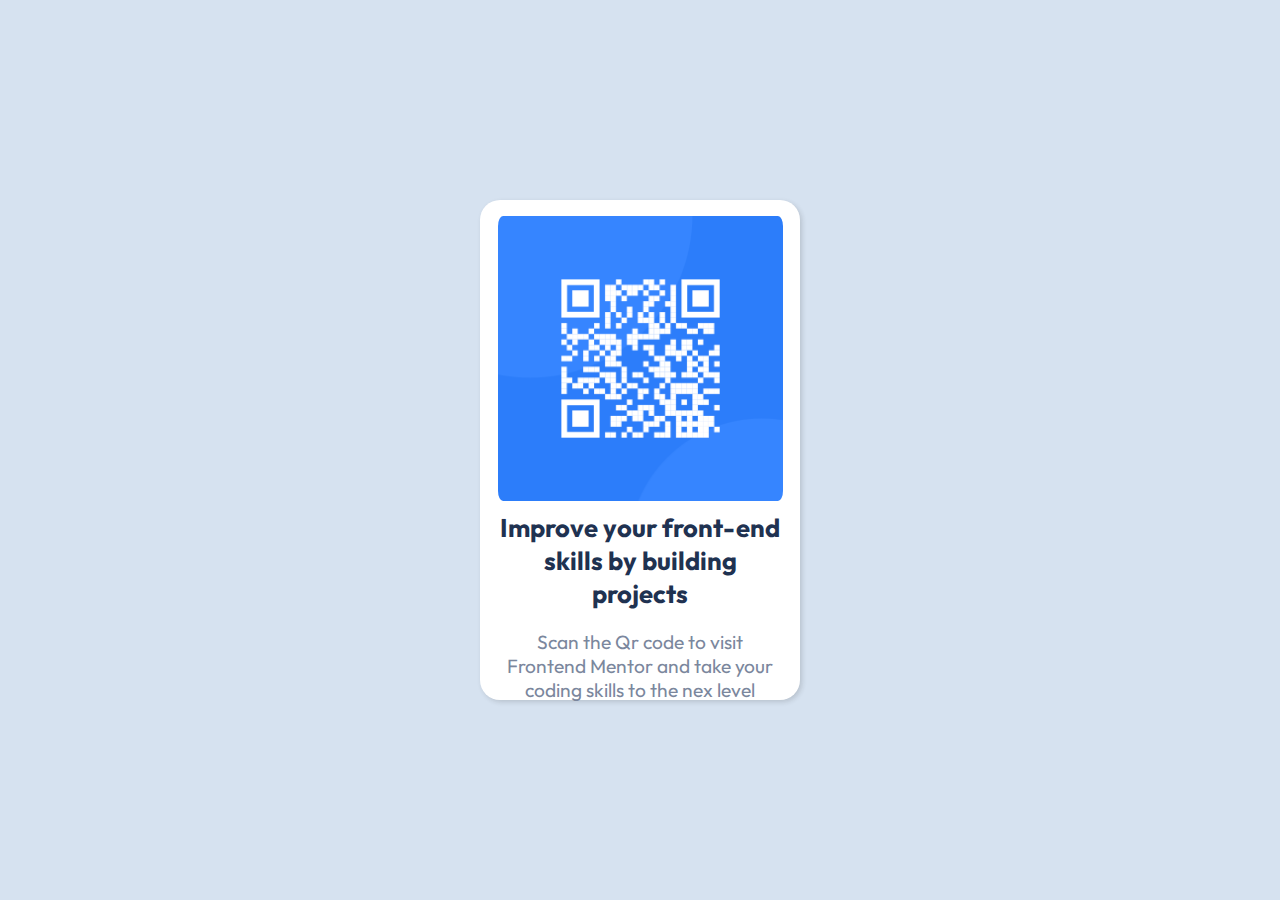
<file: projeto01/index.html>
<!DOCTYPE html>
<html lang="pt-br">
<head>
  <meta charset="UTF-8">
  <meta name="viewport" content="width=device-width, initial-scale=1.0"> <!-- displays site properly based on user's device -->
  <link rel="icon" type="image/png" sizes="32x32" href="./images/favicon-32x32.png">
  <title>Frontend Mentor | QR code component</title>
  <link rel="stylesheet" href="style.css">
</head>
<body>
  <main id="container">
    <img class="imagem" src="images/image-qr-code.png" alt="imagem do qr code">
    <h1>Improve your front-end skills by building projects</h1>
    <p>Scan the Qr code to visit Frontend Mentor and take your coding skills to the nex level</p>
  </main>
</body>
</html>
</file>
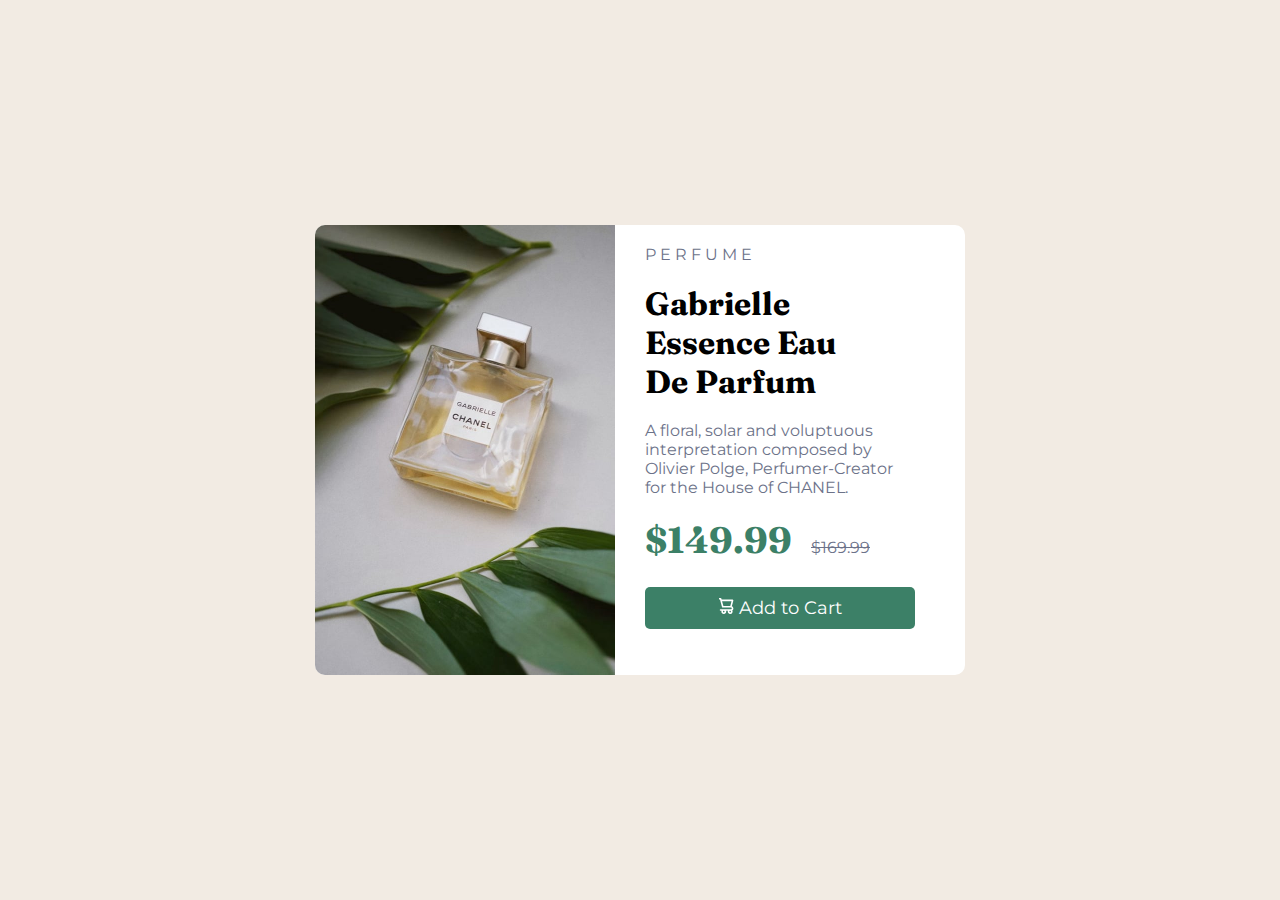
<file: projeto02/index.html>
<!DOCTYPE html>
<html lang="pt-br">
<head>
  <meta charset="UTF-8">
  <meta name="viewport" content="width=device-width, initial-scale=1.0"> <!-- displays site properly based on user's device -->

  <link rel="icon" type="image/png" sizes="32x32" href="./images/favicon-32x32.png">
  
  <title>Frontend Mentor | Product preview card component</title>
  <link rel="stylesheet" href="estilo/style.css">
</head>
<body>
<main>
    <span>
      <picture style="display: inline-block;">
        <source media="(max-width:600px)" srcset="images/image-product-mobile.jpg">
        <img src="images/image-product-desktop.jpg" alt="imagem do perfume Gabriela Essece Eua De Parfum">
      </picture>
    </span>
    <span> 
      <p>P E R F U M E</p>
      <h1>Gabrielle Essence Eau De Parfum</h1>
      <p>
        A floral, solar and voluptuous interpretation composed by Olivier Polge,
        Perfumer-Creator for the House of CHANEL.
      </p>
      <h2>$149.99</h2>
      <p class="preco"><s>$169.99</s></p>
      <a href="#">
        <h3> <svg width="15" height="16" xmlns="http://www.w3.org/2000/svg"><path d="M14.383 10.388a2.397 2.397 0 0 0-1.518-2.222l1.494-5.593a.8.8 0 0 0-.144-.695.8.8 0 0 0-.631-.28H2.637L2.373.591A.8.8 0 0 0 1.598 0H0v1.598h.983l1.982 7.4a.8.8 0 0 0 .799.59h8.222a.8.8 0 0 1 0 1.599H1.598a.8.8 0 1 0 0 1.598h.943a2.397 2.397 0 1 0 4.507 0h1.885a2.397 2.397 0 1 0 4.331-.376 2.397 2.397 0 0 0 1.12-2.021ZM11.26 7.99H4.395L3.068 3.196h9.477L11.26 7.991Zm-6.465 6.392a.8.8 0 1 1 0-1.598.8.8 0 0 1 0 1.598Zm6.393 0a.8.8 0 1 1 0-1.598.8.8 0 0 1 0 1.598Z" fill="#FFF"/></svg>  Add to Cart</h3>
      </a>
    </span>
</main>
</body>
</html>
</file>
<file: projeto01/style.css>
@charset "UTF-8";
@import url('https://fonts.googleapis.com/css2?family=Outfit&display=swap');

body {
    background-color:hsl(212, 45%, 89%);
}

#container {
    position: absolute;
    background-color: white;
    width: 300px;
    height: 480px;
    border-radius: 20px;
    padding: 10px;

    /*configuração de alinhamento do container*/
    left: 50%;
    top: 50%;
    transform: translate(-50%, -50%);
    box-shadow: 2px 2px 5px rgba(31, 30, 30, 0.162)
}
.imagem {
   display: block;
   width: 285px;
   border-radius: 10px;
   margin: auto;
   margin-top: 6px;
   padding-left: 5px;
   padding-right: 5px;
}

h1 {
    font-family: 'Outfit', sans-serif;
    color: hsl(218, 44%, 22%);
    text-align: center;
    
    margin: auto;
    padding: 10px;
    font-size: 1.6em;
    font-weight: 700;
    
}
p {
    font-family: 'Outfit', sans-serif;
    color: hsl(220, 15%, 55%);
    text-align: center;
    font-size: 1.2em;

    margin: auto;
    padding: 10px;
}
</file>
<file: projeto02/estilo/style.css>
@charset "UTF-8";
@import url('https://fonts.googleapis.com/css2?family=Montserrat:wght@500;700&display=swap');
@import url('https://fonts.googleapis.com/css2?family=Fraunces:opsz,wght@9..144,700&display=swap');
:root {
    /*----------cores usadas------------*/
    --corprimaria1:hsl(158, 36%, 37%);
    --corprimaria2:hsl(30, 38%, 92%);
    --corneutra1:hsl(212, 21%, 14%);
    --corneutra2:hsl(228, 12%, 48%);
    --corneutra3:hsl(0, 0%, 100%);

    /*----------fontes-----------------*/
    --font1:'Montserrat', sans-serif;
    --font2:'Fraunces', serif;
    --font3: Arial, Helvetica, sans-serif;
}
* {
    margin: 0px;
    padding: 0px;
}

body {
    background-color: var(--corprimaria2);
}

main {
    display: flex;
    background-color: var(--corneutra3);
    width: 650px;
    height: 450px;
    border-radius: 10px;
    position: absolute;
    left: 50%;
    top: 50%;
    transform: translate(-50%, -50%);
}
img {   
    width: 300px;
    background-color: black;
    border-top-left-radius: 10px;
    border-bottom-left-radius: 10px;
    margin-right: 30px;
}

h1 {
    font-family: var(--font2);
    font-weight: bolder;
    width: 230px;
}
p {
    font-family: var(--font1);
    color: var(--corneutra2);
    margin-bottom: 20px;
    margin-top: 20px;
    width: 270px;
}
h2 {
    color: var(--corprimaria1);
    font-family: var(--font2);
    font-size: 2.3em;
    display: inline;
}
p.preco {
    display: inline;
    margin: 15px;
}
h3 {
    font-family: var(--font1);
    font-weight: 400;
    font-size: large;
    text-align: center;
    background-color: var(--corprimaria1);
    color: var(--corneutra3);
    width: 250px;
    margin-top: 25px;
    padding: 10px;
    border-radius: 5px;
}
a{
    text-decoration: none;
}
</file>
